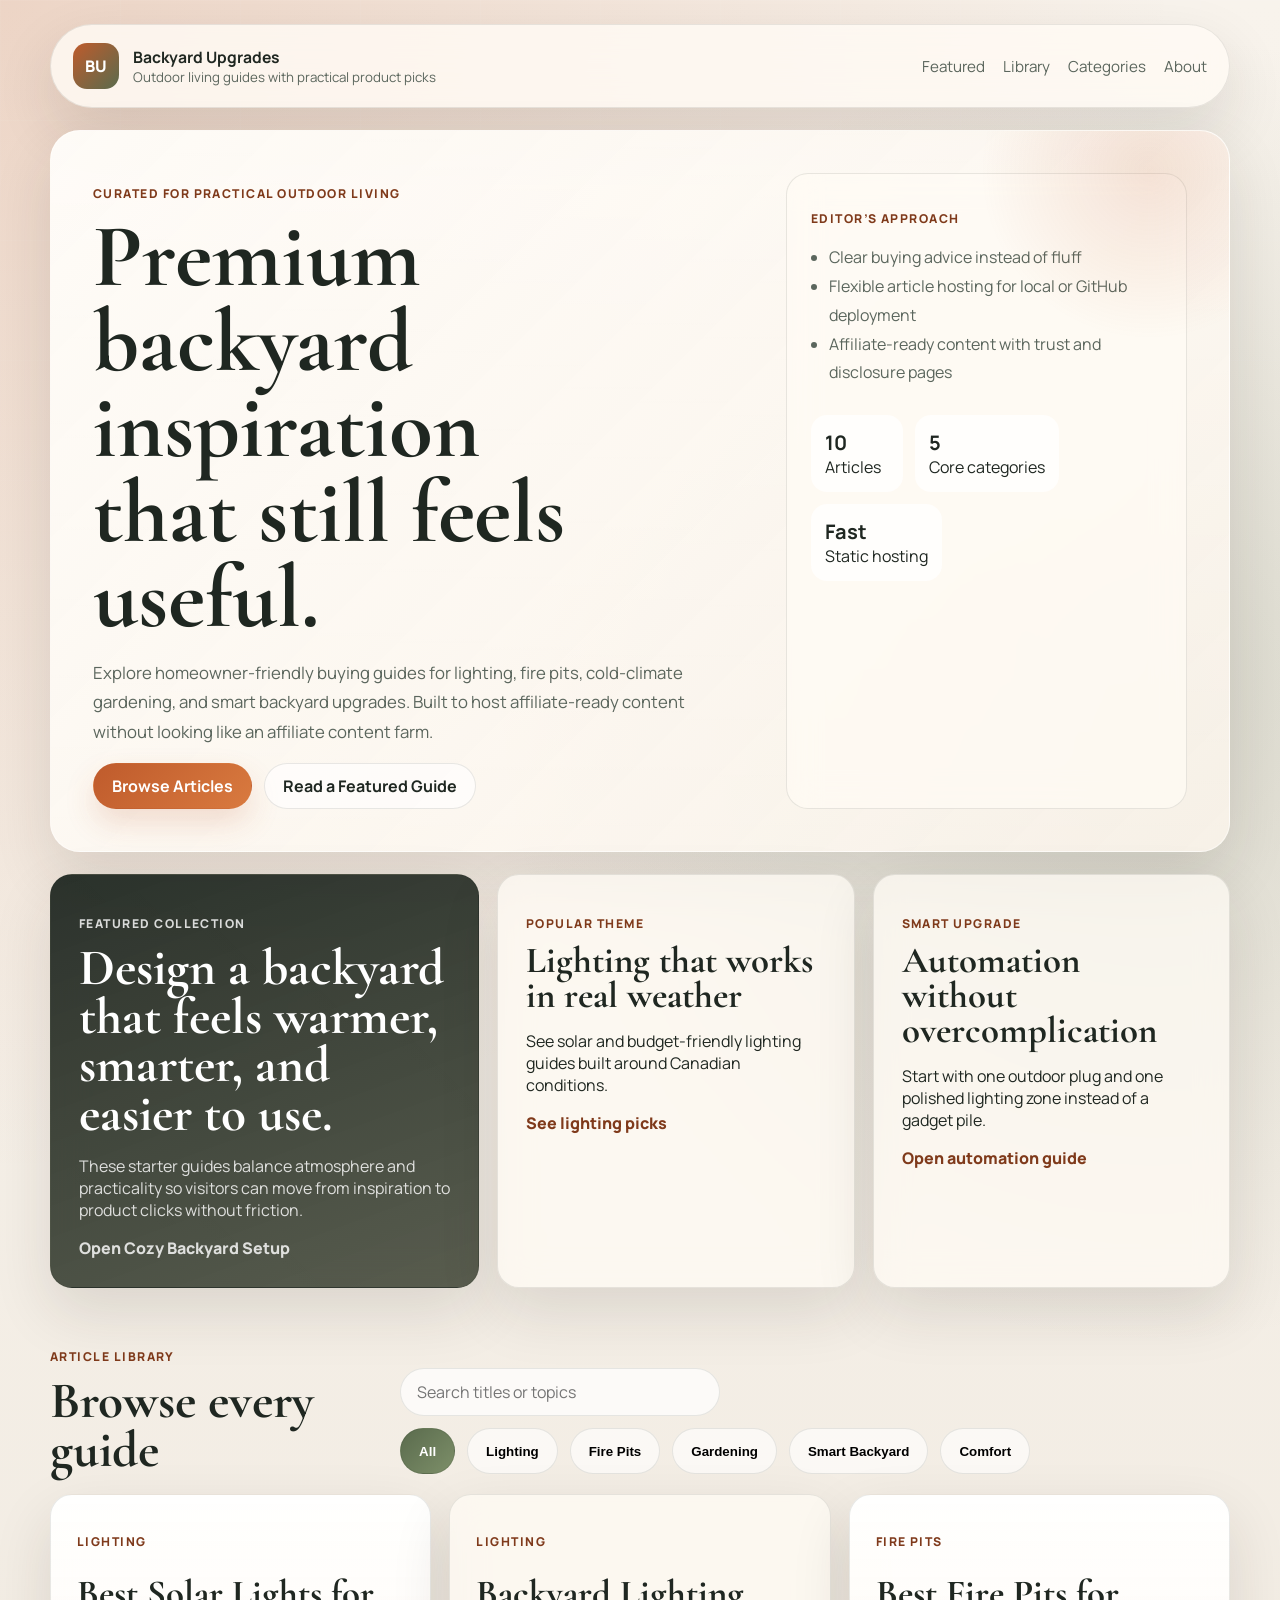
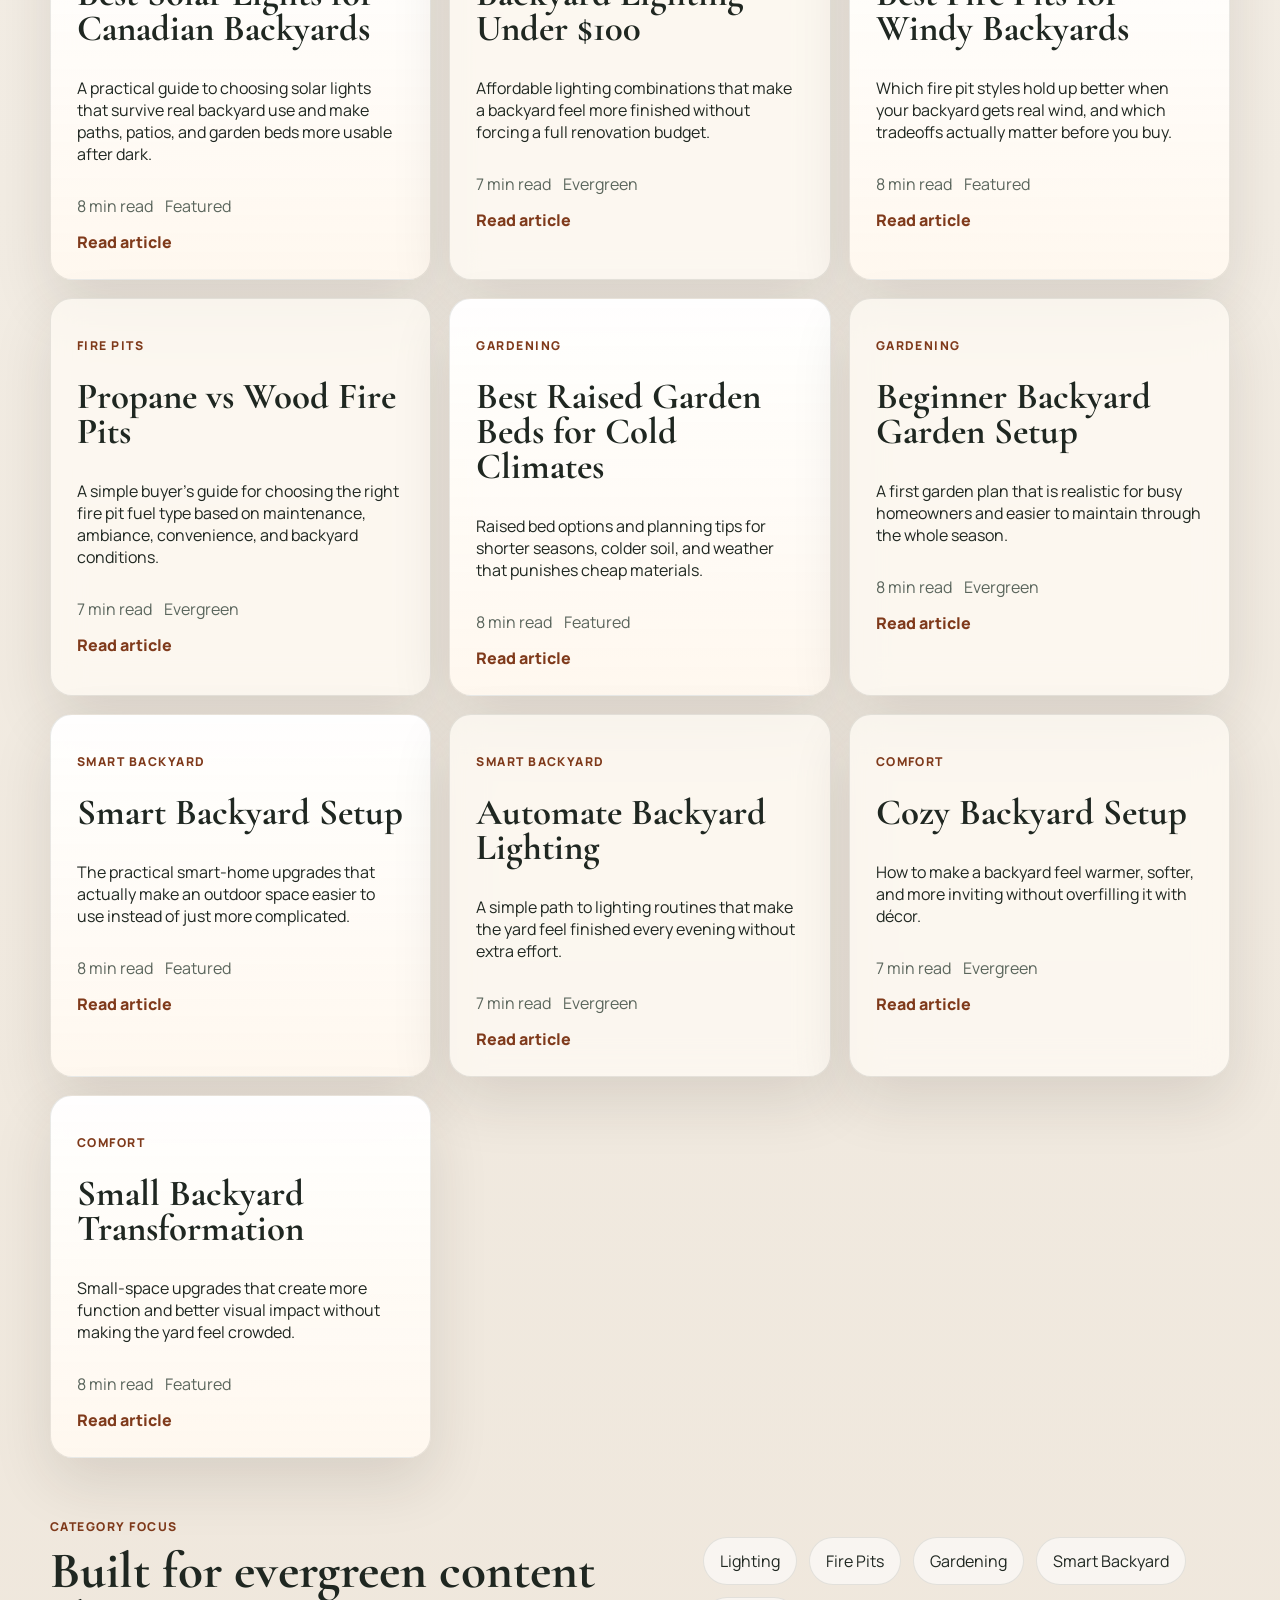
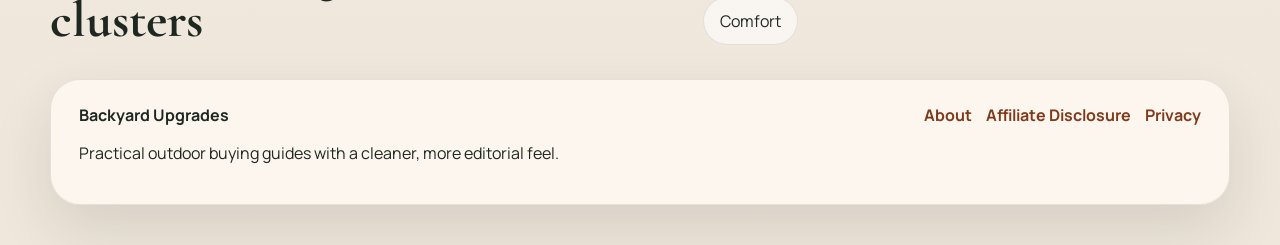
<file: index.html>
<!DOCTYPE html>
<html lang="en">
  <head>
    <meta charset="UTF-8" />
    <meta name="viewport" content="width=device-width, initial-scale=1.0" />
    <title>Backyard Upgrades</title>
    <meta
      http-equiv="refresh"
      content="0; url=./site/"
    />
    <script>
      window.location.replace("./site/");
    </script>
    <style>
      body {
        margin: 0;
        min-height: 100vh;
        display: grid;
        place-items: center;
        font-family: Arial, sans-serif;
        background: #f6efe6;
        color: #1f2721;
      }

      main {
        padding: 24px;
        text-align: center;
      }

      a {
        color: #7f3a1b;
      }
    </style>
  </head>
  <body>
    <main>
      <h1>Backyard Upgrades</h1>
      <p>Redirecting to the live site.</p>
      <p><a href="./site/">Open the site</a></p>
    </main>
  </body>
</html>
</file>
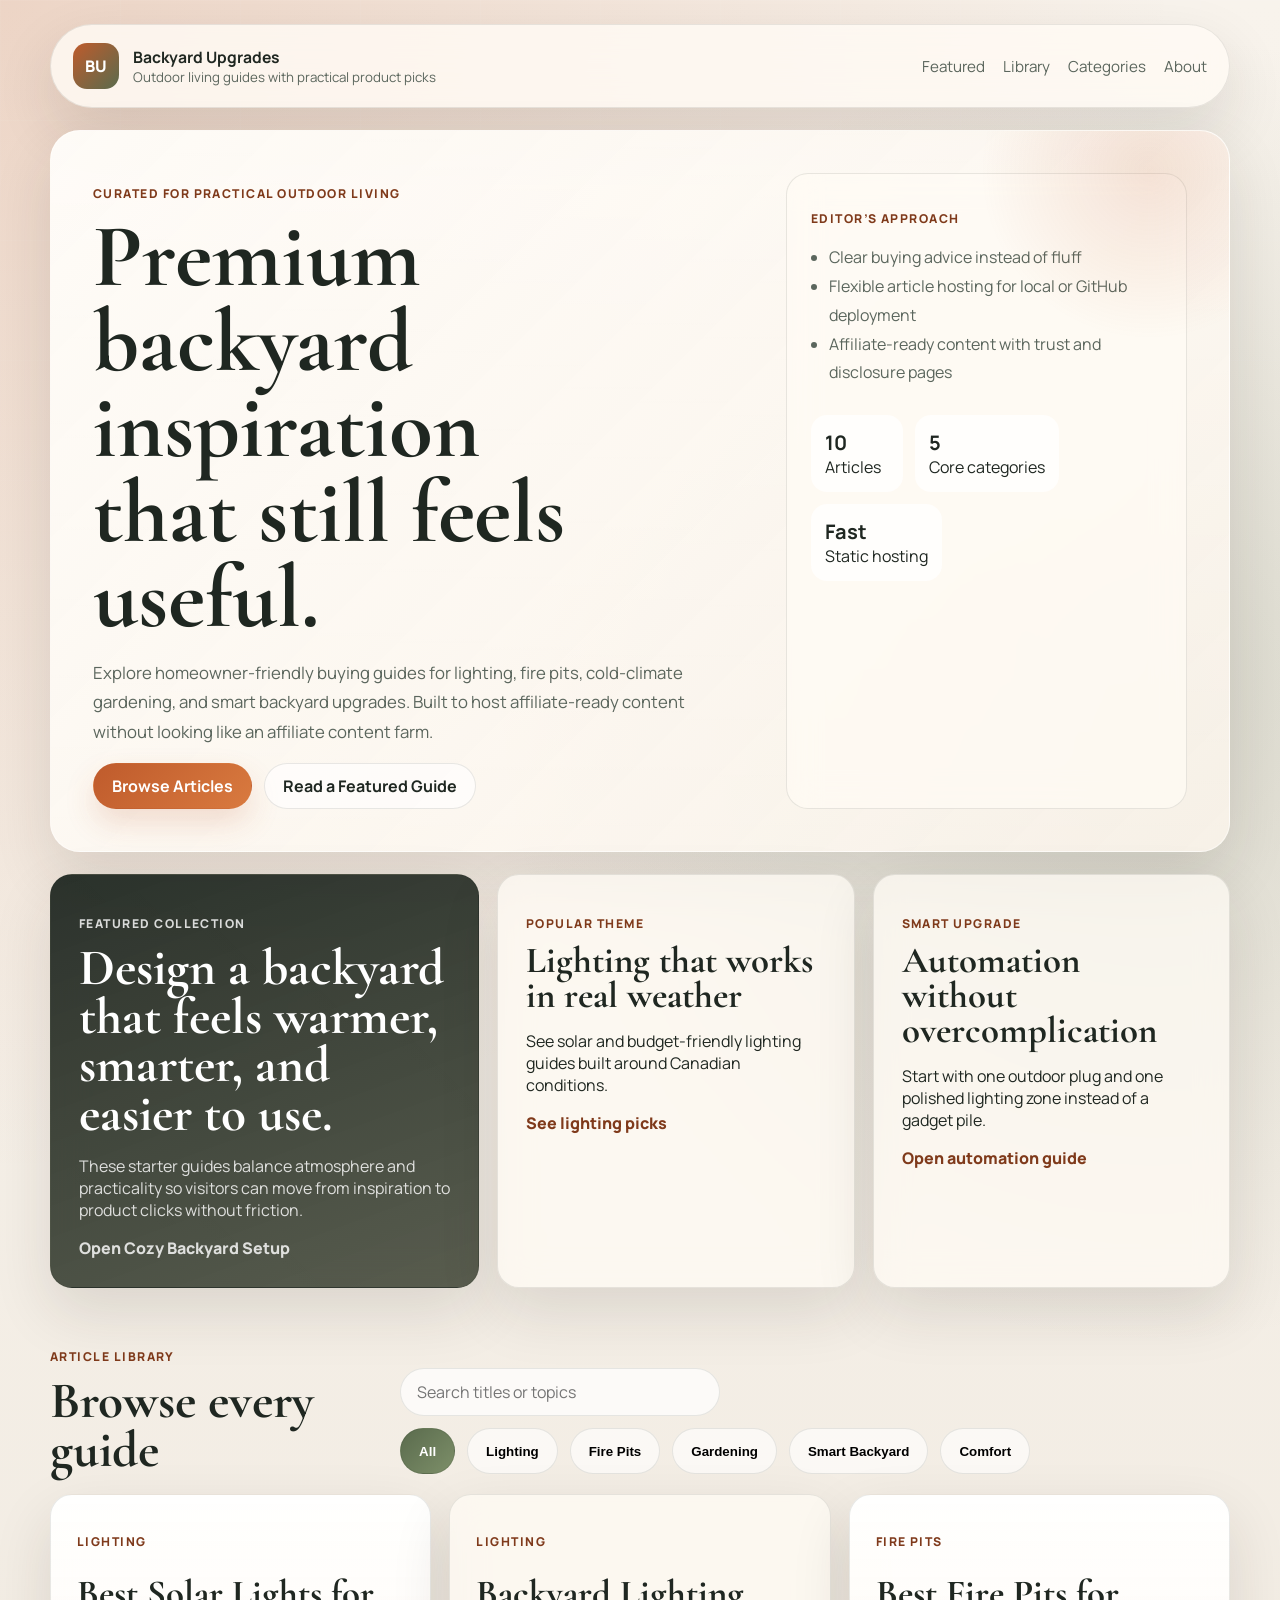
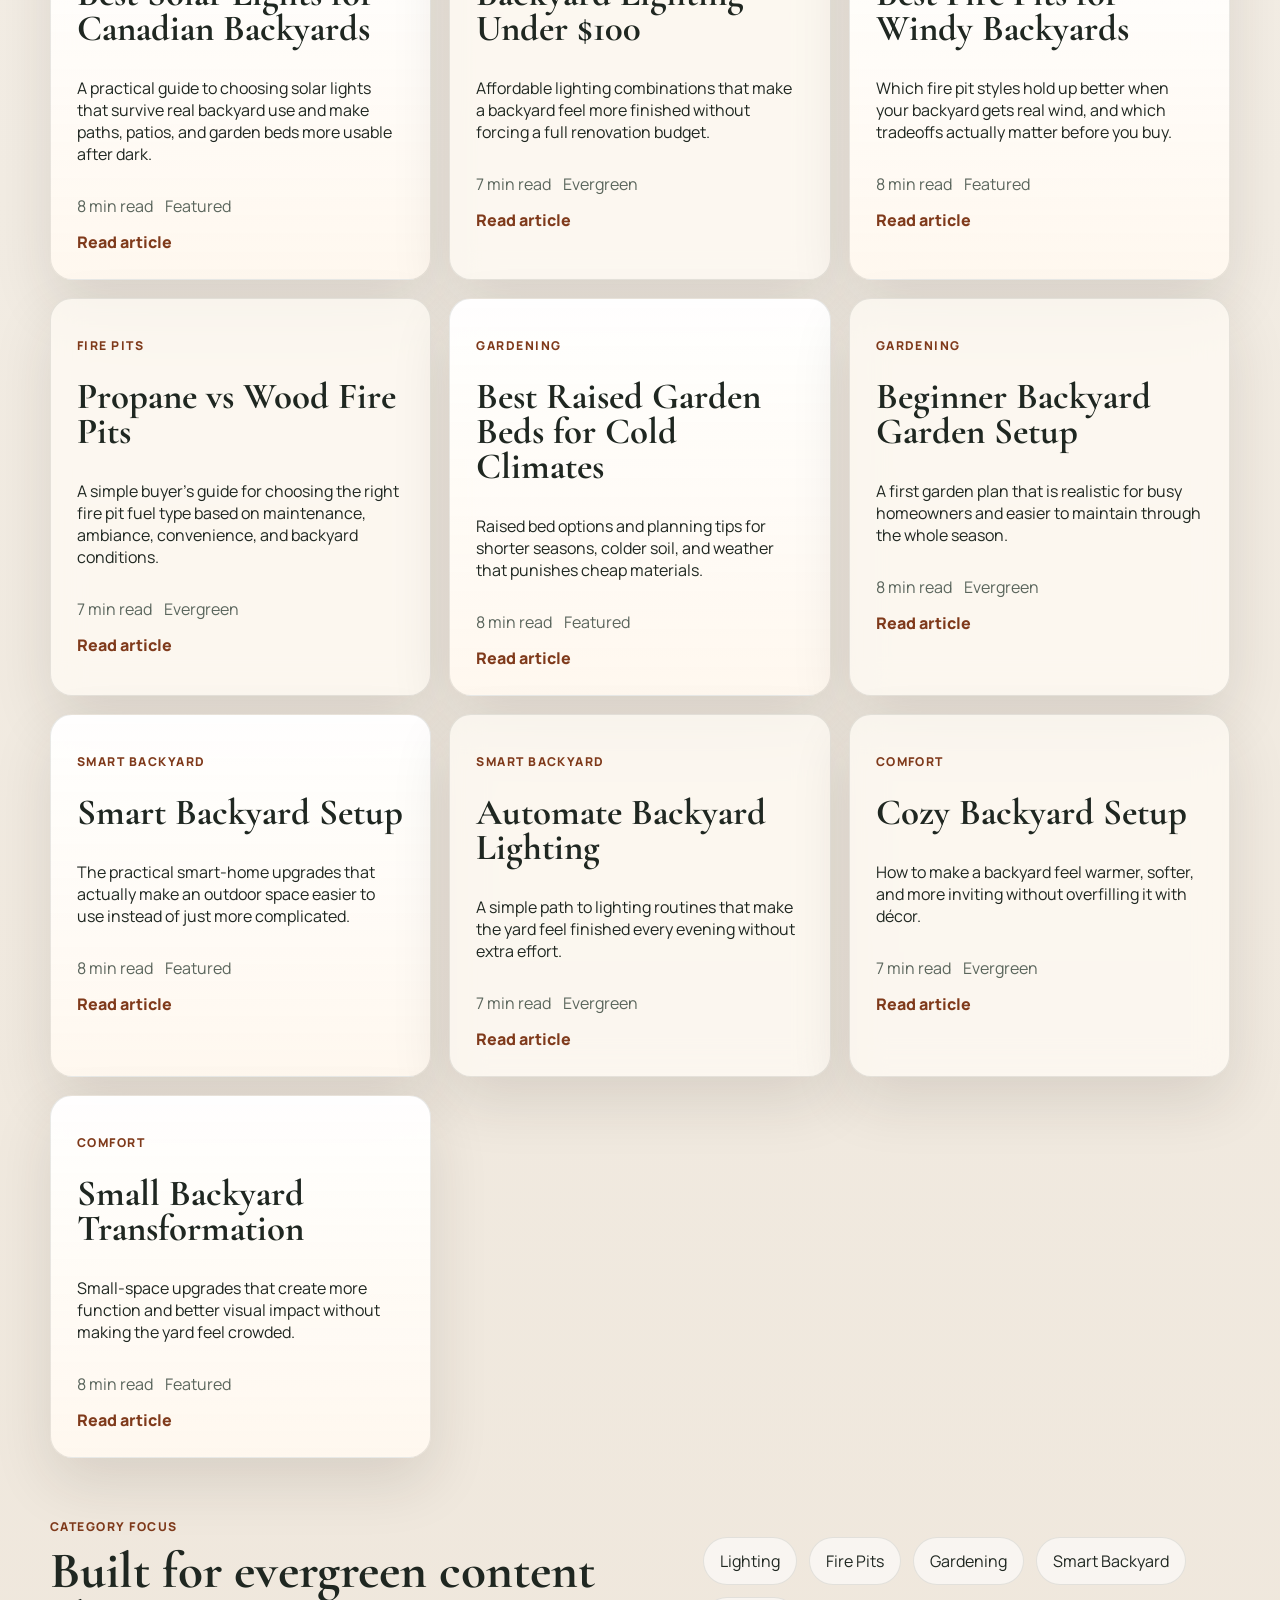
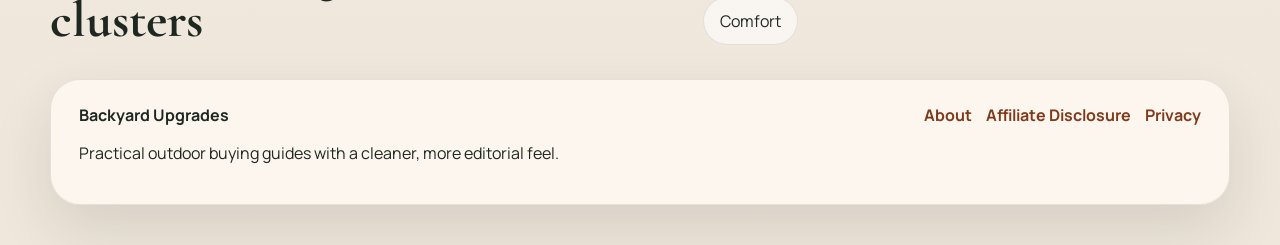
<file: site/index.html>
<!DOCTYPE html>
<html lang="en">
  <head>
    <meta charset="UTF-8" />
    <meta name="viewport" content="width=device-width, initial-scale=1.0" />
    <title>Backyard Upgrades</title>
    <meta
      name="description"
      content="Premium backyard upgrade guides covering lighting, fire pits, garden setups, and smart outdoor projects."
    />
    <meta property="og:title" content="Backyard Upgrades" />
    <meta
      property="og:description"
      content="Premium backyard upgrade guides covering lighting, fire pits, garden setups, and smart outdoor projects."
    />
    <meta property="og:url" content="https://ashleysnl.github.io/BackyardUpgrades/site/" />
    <meta property="og:type" content="website" />
    <link rel="canonical" href="https://ashleysnl.github.io/BackyardUpgrades/site/" />
    <link rel="preconnect" href="https://fonts.googleapis.com" />
    <link rel="preconnect" href="https://fonts.gstatic.com" crossorigin />
    <link
      href="https://fonts.googleapis.com/css2?family=Manrope:wght@400;500;600;700;800&family=Cormorant+Garamond:wght@500;600;700&display=swap"
      rel="stylesheet"
    />
    <link rel="stylesheet" href="./assets/styles.css" />
  </head>
  <body>
    <div class="site-shell">
      <header class="topbar">
        <a class="brand" href="./index.html">
          <span class="brand-mark">BU</span>
          <span class="brand-copy">
            <strong>Backyard Upgrades</strong>
            <small>Outdoor living guides with practical product picks</small>
          </span>
        </a>
        <nav class="nav-links">
          <a href="#featured">Featured</a>
          <a href="#library">Library</a>
          <a href="#categories">Categories</a>
          <a href="./about.html">About</a>
        </nav>
      </header>

      <main>
        <section class="hero">
          <div class="hero-copy">
            <p class="eyebrow">Curated for practical outdoor living</p>
            <h1>Premium backyard inspiration that still feels useful.</h1>
            <p class="hero-text">
              Explore homeowner-friendly buying guides for lighting, fire pits,
              cold-climate gardening, and smart backyard upgrades. Built to host
              affiliate-ready content without looking like an affiliate content
              farm.
            </p>
            <div class="hero-actions">
              <a class="button primary" href="#library">Browse Articles</a>
              <a class="button secondary" href="./article.html?slug=smart-backyard-setup">Read a Featured Guide</a>
            </div>
          </div>
          <aside class="hero-panel">
            <p class="panel-label">Editor’s approach</p>
            <ul class="panel-list">
              <li>Clear buying advice instead of fluff</li>
              <li>Flexible article hosting for local or GitHub deployment</li>
              <li>Affiliate-ready content with trust and disclosure pages</li>
            </ul>
            <div class="hero-stats">
              <div>
                <strong id="article-count">10</strong>
                <span>Articles</span>
              </div>
              <div>
                <strong>5</strong>
                <span>Core categories</span>
              </div>
              <div>
                <strong>Fast</strong>
                <span>Static hosting</span>
              </div>
            </div>
          </aside>
        </section>

        <section class="featured-grid" id="featured">
          <article class="featured-card featured-large">
            <p class="card-tag">Featured Collection</p>
            <h2>Design a backyard that feels warmer, smarter, and easier to use.</h2>
            <p>
              These starter guides balance atmosphere and practicality so visitors
              can move from inspiration to product clicks without friction.
            </p>
            <a class="text-link" href="./article.html?slug=cozy-backyard-setup">Open Cozy Backyard Setup</a>
          </article>
          <article class="featured-card">
            <p class="card-tag">Popular Theme</p>
            <h3>Lighting that works in real weather</h3>
            <p>See solar and budget-friendly lighting guides built around Canadian conditions.</p>
            <a class="text-link" href="./article.html?slug=best-solar-lights-canada">See lighting picks</a>
          </article>
          <article class="featured-card">
            <p class="card-tag">Smart Upgrade</p>
            <h3>Automation without overcomplication</h3>
            <p>Start with one outdoor plug and one polished lighting zone instead of a gadget pile.</p>
            <a class="text-link" href="./article.html?slug=automate-backyard-lighting">Open automation guide</a>
          </article>
        </section>

        <section class="library-header" id="library">
          <div>
            <p class="eyebrow">Article library</p>
            <h2>Browse every guide</h2>
          </div>
          <div class="controls">
            <label class="search">
              <span class="sr-only">Search articles</span>
              <input id="search-input" type="search" placeholder="Search titles or topics" />
            </label>
            <div class="filter-row" id="filter-row"></div>
          </div>
        </section>

        <section class="article-grid" id="article-grid"></section>

        <section class="category-band" id="categories">
          <div>
            <p class="eyebrow">Category focus</p>
            <h2>Built for evergreen content clusters</h2>
          </div>
          <div class="category-chips">
            <span>Lighting</span>
            <span>Fire Pits</span>
            <span>Gardening</span>
            <span>Smart Backyard</span>
            <span>Comfort</span>
          </div>
        </section>
      </main>

      <footer class="site-footer">
        <div>
          <strong>Backyard Upgrades</strong>
          <p>Practical outdoor buying guides with a cleaner, more editorial feel.</p>
        </div>
        <nav class="footer-links">
          <a href="./about.html">About</a>
          <a href="./affiliate-disclosure.html">Affiliate Disclosure</a>
          <a href="./privacy.html">Privacy</a>
        </nav>
      </footer>
    </div>

    <script type="module" src="./assets/app.js"></script>
  </body>
</html>
</file>
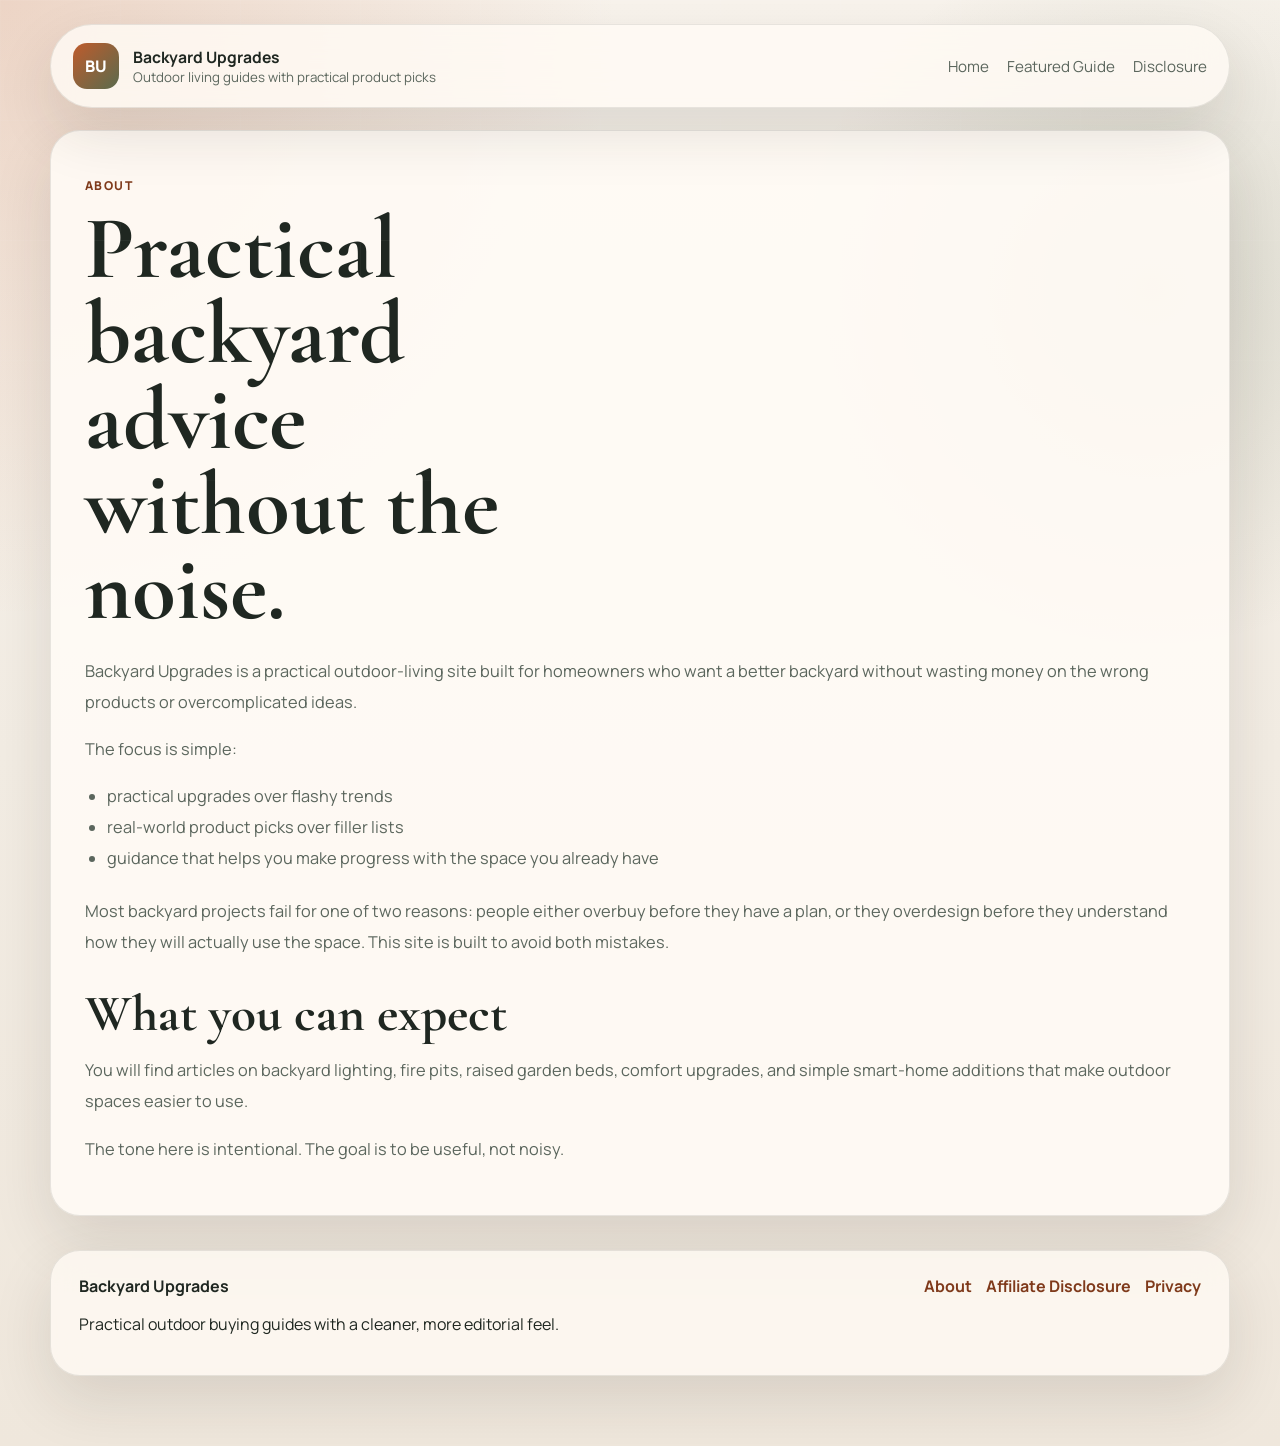
<file: site/about.html>
<!DOCTYPE html>
<html lang="en">
  <head>
    <meta charset="UTF-8" />
    <meta name="viewport" content="width=device-width, initial-scale=1.0" />
    <title>About | Backyard Upgrades</title>
    <meta
      name="description"
      content="Learn what Backyard Upgrades is about and how the site approaches practical outdoor living advice."
    />
    <link rel="canonical" href="https://ashleysnl.github.io/BackyardUpgrades/site/about.html" />
    <meta property="og:url" content="https://ashleysnl.github.io/BackyardUpgrades/site/about.html" />
    <link rel="preconnect" href="https://fonts.googleapis.com" />
    <link rel="preconnect" href="https://fonts.gstatic.com" crossorigin />
    <link
      href="https://fonts.googleapis.com/css2?family=Manrope:wght@400;500;600;700;800&family=Cormorant+Garamond:wght@500;600;700&display=swap"
      rel="stylesheet"
    />
    <link rel="stylesheet" href="./assets/styles.css" />
  </head>
  <body>
    <div class="site-shell article-shell">
      <header class="topbar">
        <a class="brand" href="./index.html">
          <span class="brand-mark">BU</span>
          <span class="brand-copy">
            <strong>Backyard Upgrades</strong>
            <small>Outdoor living guides with practical product picks</small>
          </span>
        </a>
        <nav class="nav-links">
          <a href="./index.html">Home</a>
          <a href="./article.html?slug=smart-backyard-setup">Featured Guide</a>
          <a href="./affiliate-disclosure.html">Disclosure</a>
        </nav>
      </header>

      <main class="page-main">
        <section class="page-hero">
          <p class="eyebrow">About</p>
          <h1>Practical backyard advice without the noise.</h1>
        </section>
        <div class="prose">
          <p>Backyard Upgrades is a practical outdoor-living site built for homeowners who want a better backyard without wasting money on the wrong products or overcomplicated ideas.</p>
          <p>The focus is simple:</p>
          <ul>
            <li>practical upgrades over flashy trends</li>
            <li>real-world product picks over filler lists</li>
            <li>guidance that helps you make progress with the space you already have</li>
          </ul>
          <p>Most backyard projects fail for one of two reasons: people either overbuy before they have a plan, or they overdesign before they understand how they will actually use the space. This site is built to avoid both mistakes.</p>
          <h2>What you can expect</h2>
          <p>You will find articles on backyard lighting, fire pits, raised garden beds, comfort upgrades, and simple smart-home additions that make outdoor spaces easier to use.</p>
          <p>The tone here is intentional. The goal is to be useful, not noisy.</p>
        </div>
      </main>

      <footer class="site-footer">
        <div>
          <strong>Backyard Upgrades</strong>
          <p>Practical outdoor buying guides with a cleaner, more editorial feel.</p>
        </div>
        <nav class="footer-links">
          <a href="./about.html">About</a>
          <a href="./affiliate-disclosure.html">Affiliate Disclosure</a>
          <a href="./privacy.html">Privacy</a>
        </nav>
      </footer>
    </div>
  </body>
</html>
</file>
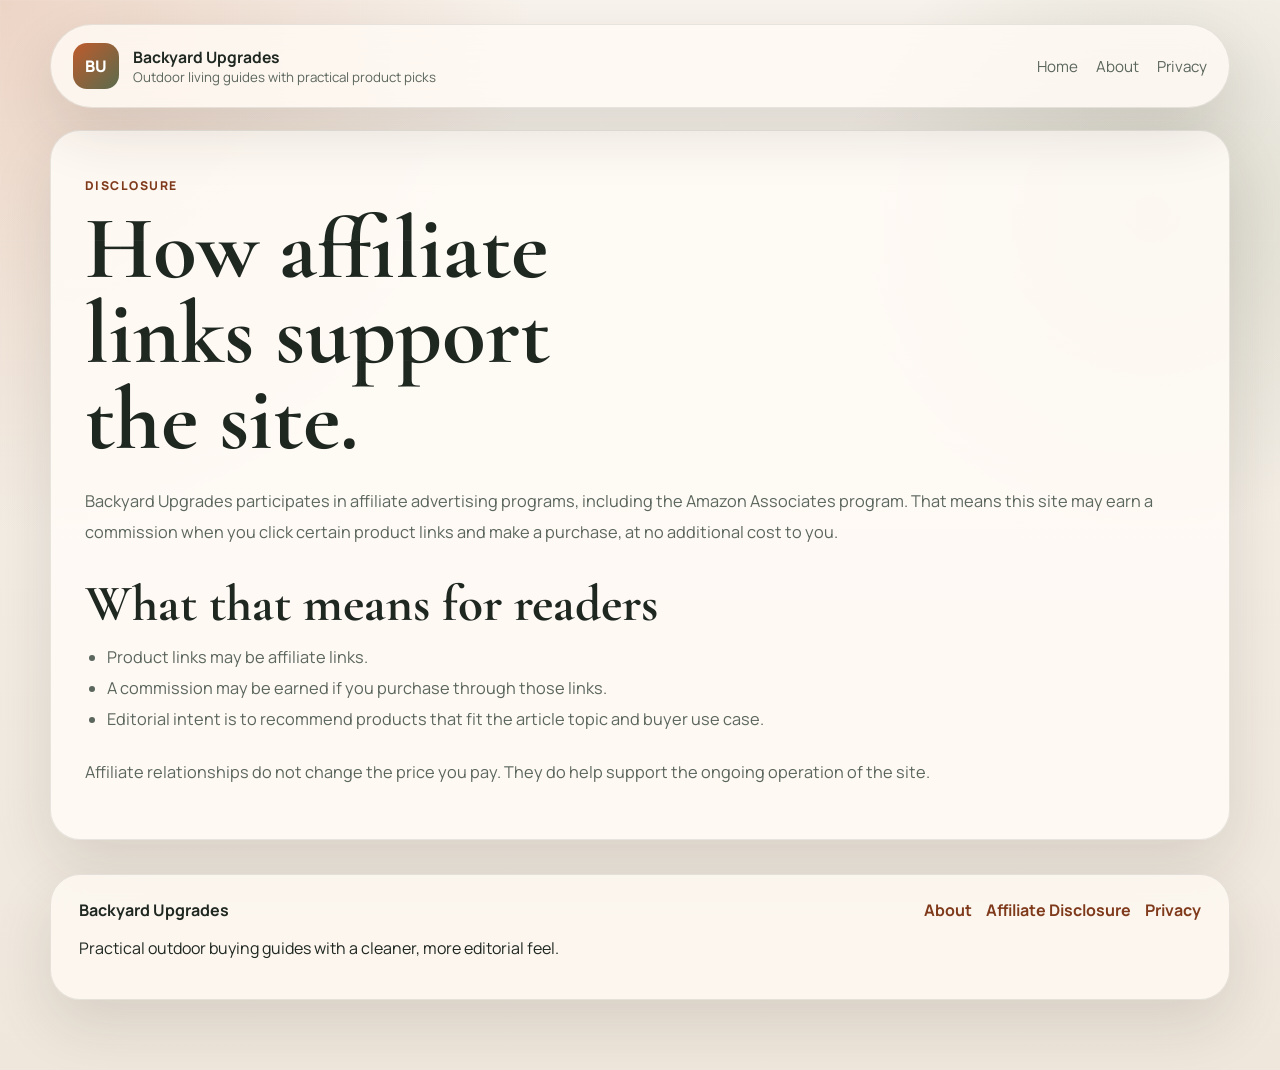
<file: site/affiliate-disclosure.html>
<!DOCTYPE html>
<html lang="en">
  <head>
    <meta charset="UTF-8" />
    <meta name="viewport" content="width=device-width, initial-scale=1.0" />
    <title>Affiliate Disclosure | Backyard Upgrades</title>
    <meta
      name="description"
      content="Read the affiliate disclosure for Backyard Upgrades and how affiliate links support the site."
    />
    <link rel="canonical" href="https://ashleysnl.github.io/BackyardUpgrades/site/affiliate-disclosure.html" />
    <meta property="og:url" content="https://ashleysnl.github.io/BackyardUpgrades/site/affiliate-disclosure.html" />
    <link rel="preconnect" href="https://fonts.googleapis.com" />
    <link rel="preconnect" href="https://fonts.gstatic.com" crossorigin />
    <link
      href="https://fonts.googleapis.com/css2?family=Manrope:wght@400;500;600;700;800&family=Cormorant+Garamond:wght@500;600;700&display=swap"
      rel="stylesheet"
    />
    <link rel="stylesheet" href="./assets/styles.css" />
  </head>
  <body>
    <div class="site-shell article-shell">
      <header class="topbar">
        <a class="brand" href="./index.html">
          <span class="brand-mark">BU</span>
          <span class="brand-copy">
            <strong>Backyard Upgrades</strong>
            <small>Outdoor living guides with practical product picks</small>
          </span>
        </a>
        <nav class="nav-links">
          <a href="./index.html">Home</a>
          <a href="./about.html">About</a>
          <a href="./privacy.html">Privacy</a>
        </nav>
      </header>

      <main class="page-main">
        <section class="page-hero">
          <p class="eyebrow">Disclosure</p>
          <h1>How affiliate links support the site.</h1>
        </section>
        <div class="prose">
          <p>Backyard Upgrades participates in affiliate advertising programs, including the Amazon Associates program. That means this site may earn a commission when you click certain product links and make a purchase, at no additional cost to you.</p>
          <h2>What that means for readers</h2>
          <ul>
            <li>Product links may be affiliate links.</li>
            <li>A commission may be earned if you purchase through those links.</li>
            <li>Editorial intent is to recommend products that fit the article topic and buyer use case.</li>
          </ul>
          <p>Affiliate relationships do not change the price you pay. They do help support the ongoing operation of the site.</p>
        </div>
      </main>

      <footer class="site-footer">
        <div>
          <strong>Backyard Upgrades</strong>
          <p>Practical outdoor buying guides with a cleaner, more editorial feel.</p>
        </div>
        <nav class="footer-links">
          <a href="./about.html">About</a>
          <a href="./affiliate-disclosure.html">Affiliate Disclosure</a>
          <a href="./privacy.html">Privacy</a>
        </nav>
      </footer>
    </div>
  </body>
</html>
</file>
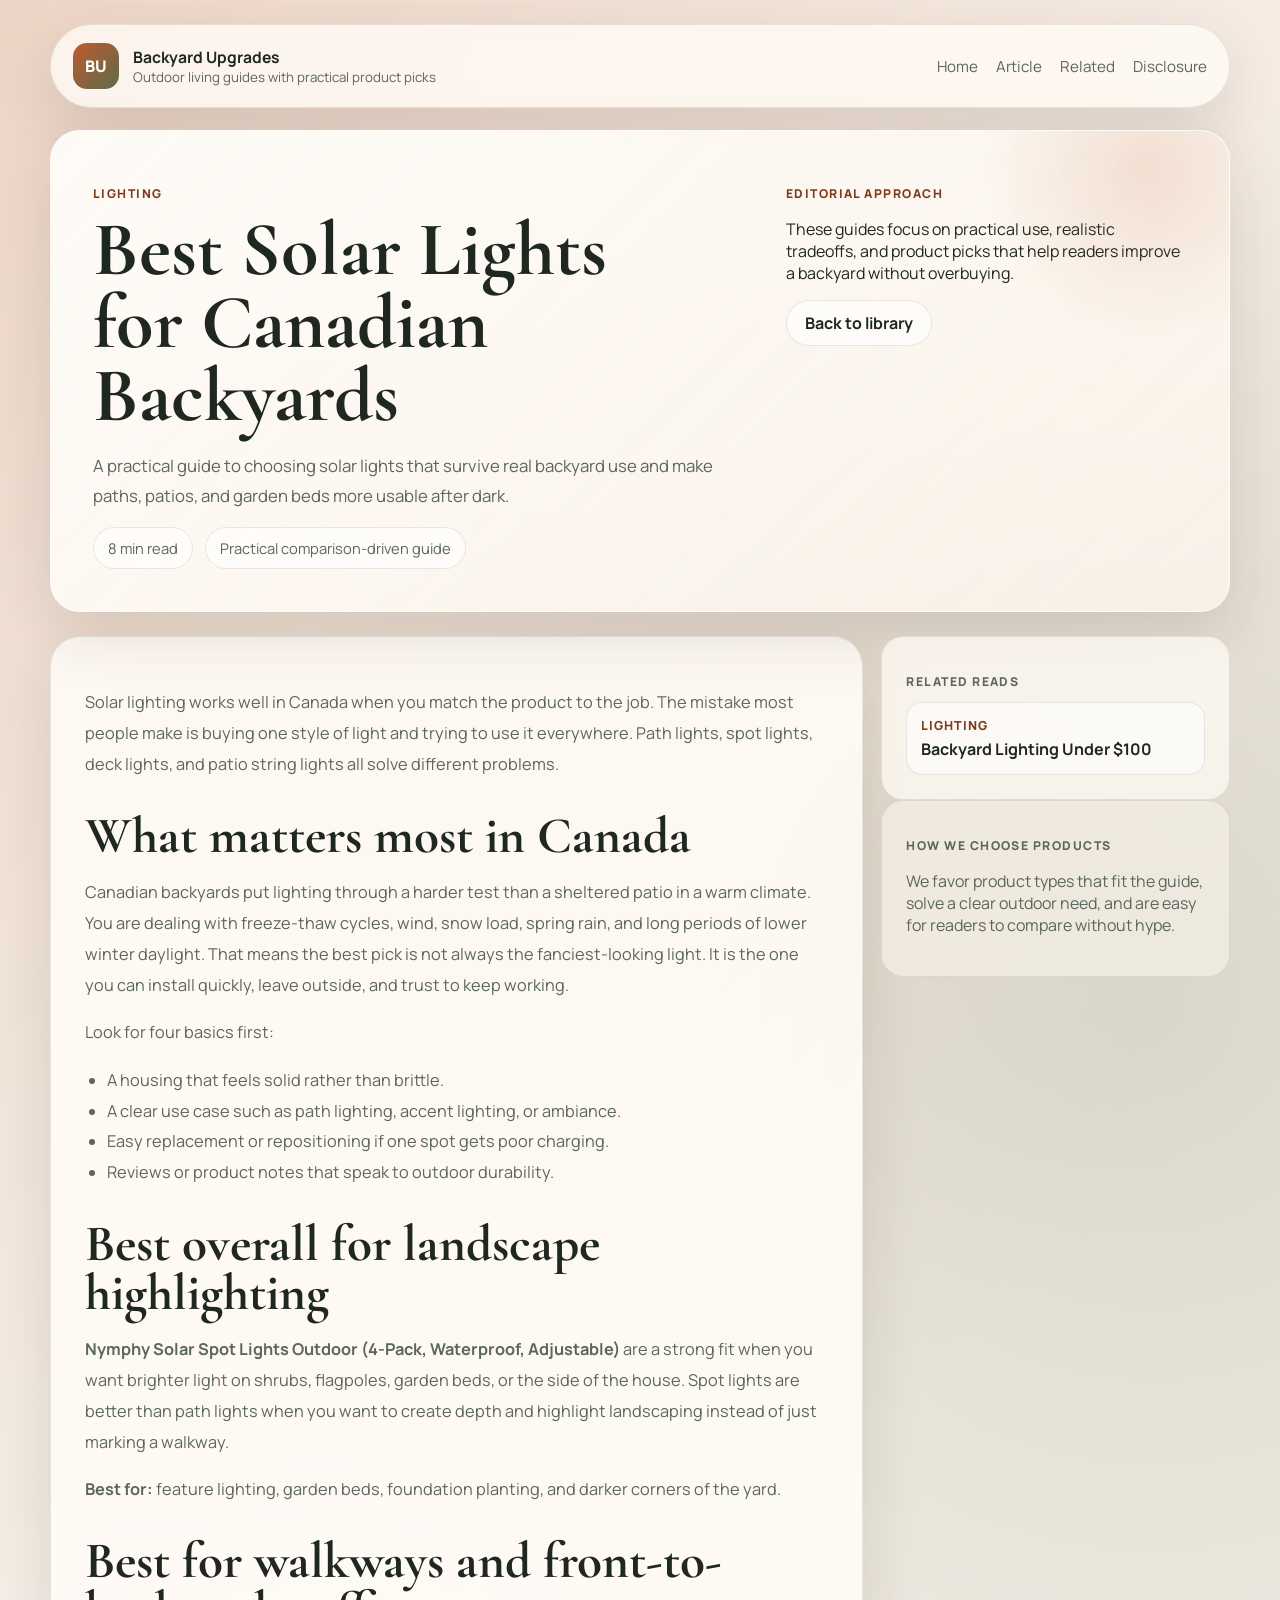
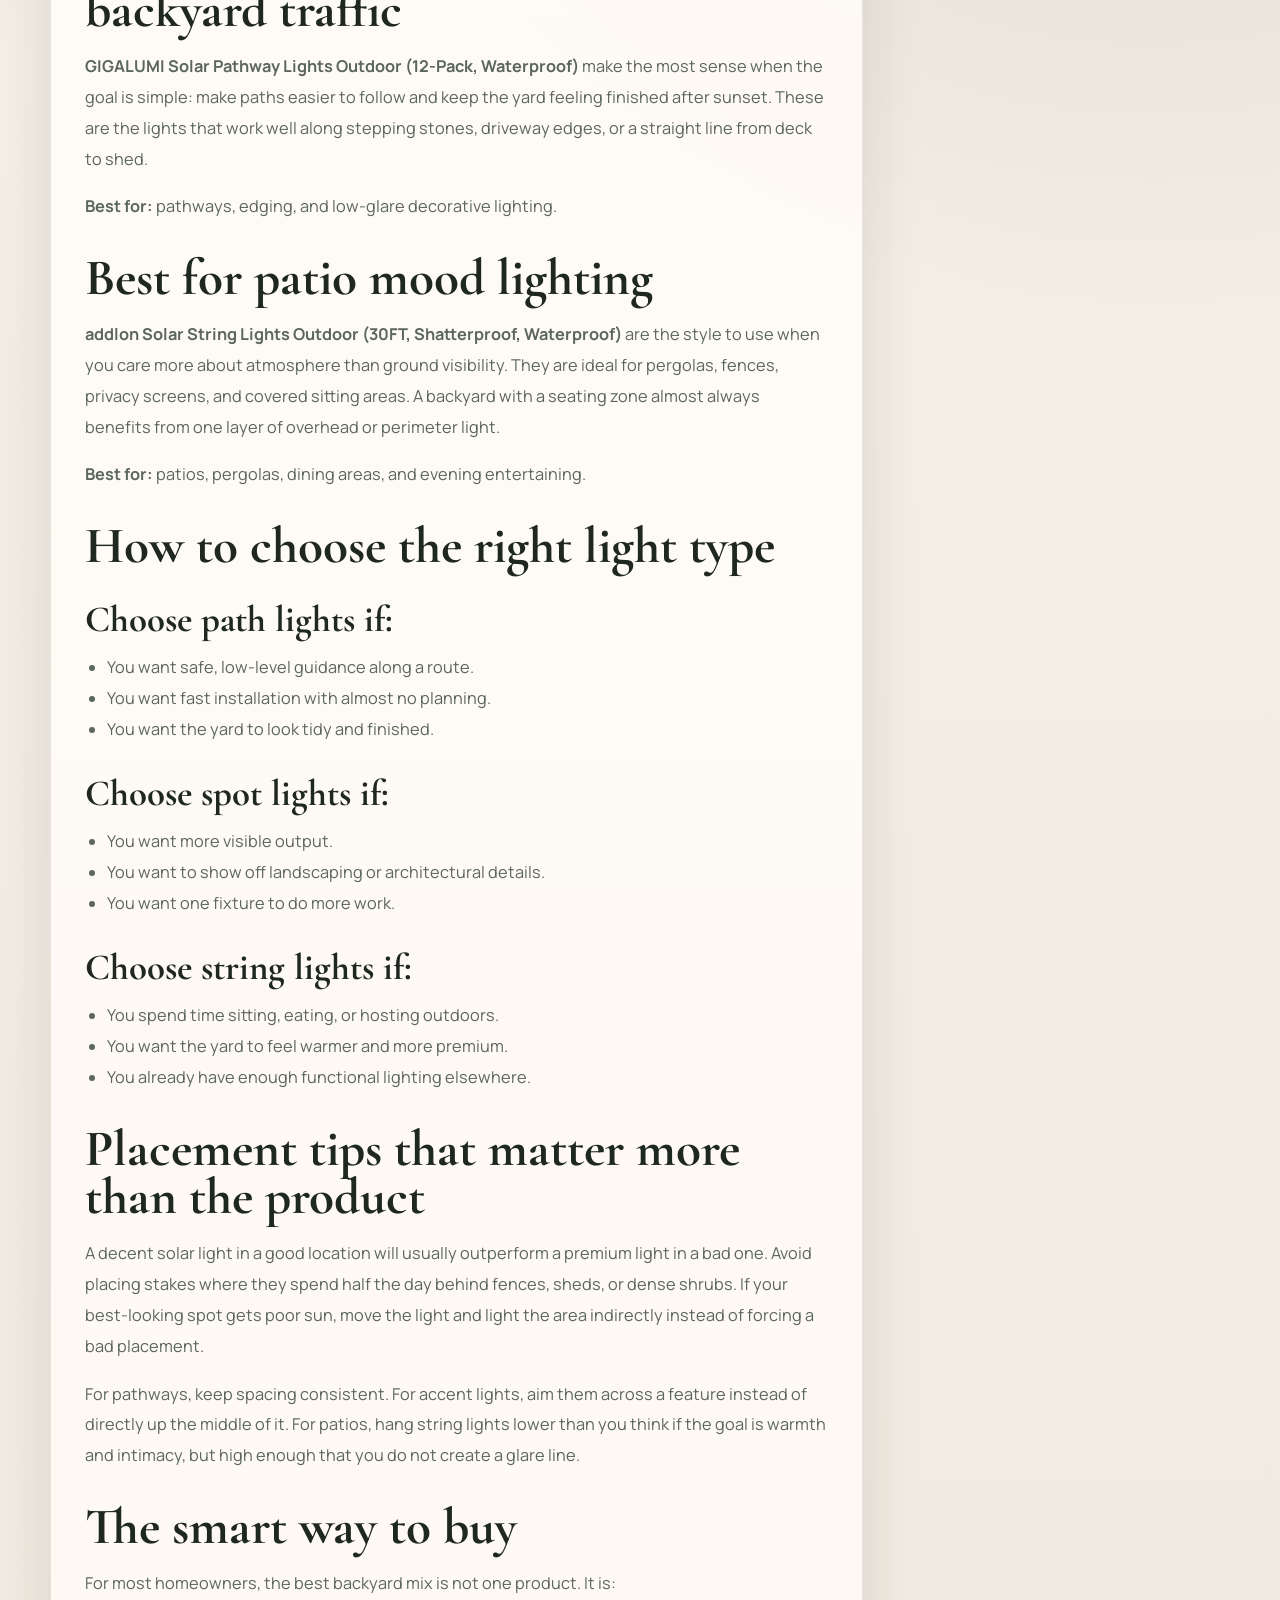
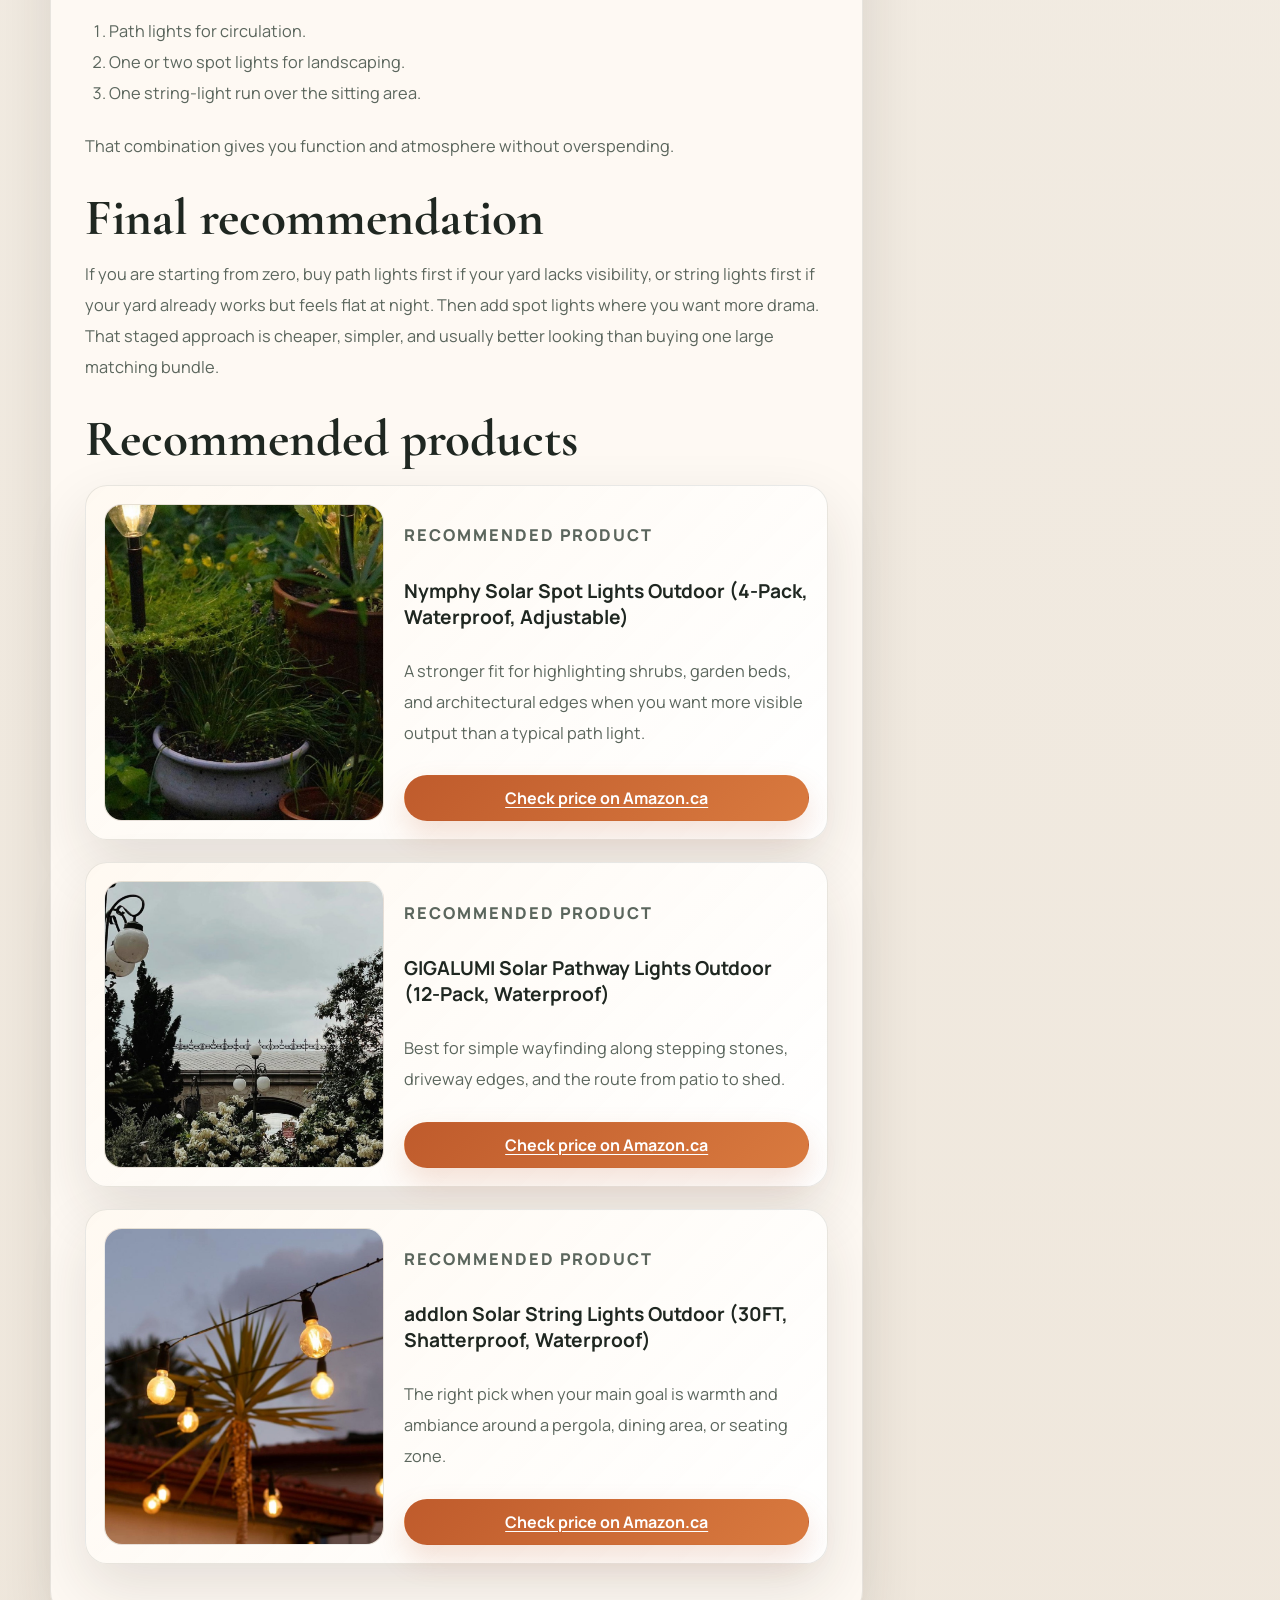
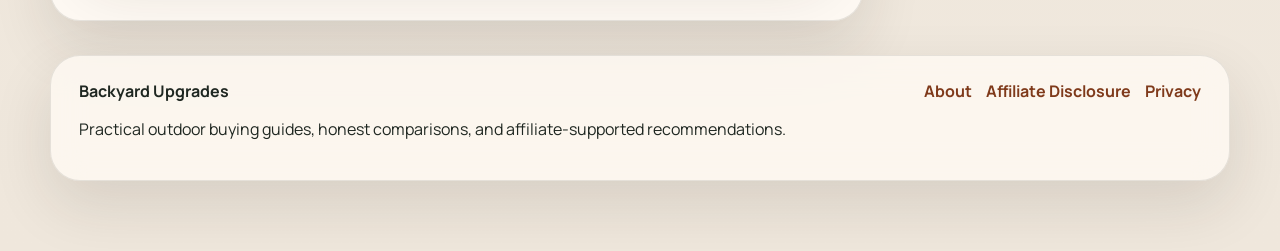
<file: site/article.html>
<!DOCTYPE html>
<html lang="en">
  <head>
    <meta charset="UTF-8" />
    <meta name="viewport" content="width=device-width, initial-scale=1.0" />
    <title>Backyard Upgrades Article</title>
    <meta
      id="meta-description"
      name="description"
      content="Backyard Upgrades article guide with practical product comparisons and outdoor advice."
    />
    <meta id="meta-og-title" property="og:title" content="Backyard Upgrades Article" />
    <meta
      id="meta-og-description"
      property="og:description"
      content="Backyard Upgrades article guide with practical product comparisons and outdoor advice."
    />
    <meta
      id="meta-og-url"
      property="og:url"
      content="https://ashleysnl.github.io/BackyardUpgrades/site/article.html"
    />
    <meta property="og:type" content="article" />
    <link
      id="canonical-link"
      rel="canonical"
      href="https://ashleysnl.github.io/BackyardUpgrades/site/article.html"
    />
    <link rel="preconnect" href="https://fonts.googleapis.com" />
    <link rel="preconnect" href="https://fonts.gstatic.com" crossorigin />
    <link
      href="https://fonts.googleapis.com/css2?family=Manrope:wght@400;500;600;700;800&family=Cormorant+Garamond:wght@500;600;700&display=swap"
      rel="stylesheet"
    />
    <link rel="stylesheet" href="./assets/styles.css" />
  </head>
  <body>
    <div class="site-shell article-shell">
      <header class="topbar">
        <a class="brand" href="./index.html">
          <span class="brand-mark">BU</span>
          <span class="brand-copy">
            <strong>Backyard Upgrades</strong>
            <small>Outdoor living guides with practical product picks</small>
          </span>
        </a>
        <nav class="nav-links">
          <a href="./index.html">Home</a>
          <a href="#article-body">Article</a>
          <a href="#related-articles">Related</a>
          <a href="./affiliate-disclosure.html">Disclosure</a>
        </nav>
      </header>

      <main>
        <section class="article-hero">
          <div>
            <p class="eyebrow" id="article-category">Guide</p>
            <h1 id="article-title">Loading article...</h1>
            <p class="hero-text" id="article-deck"></p>
            <div class="article-meta">
              <span id="article-readtime"></span>
              <span>Practical comparison-driven guide</span>
            </div>
          </div>
          <aside class="article-hero-card">
            <p class="panel-label">Editorial approach</p>
            <p>
              These guides focus on practical use, realistic tradeoffs, and
              product picks that help readers improve a backyard without
              overbuying.
            </p>
            <a class="button secondary" href="./index.html">Back to library</a>
          </aside>
        </section>

        <section class="article-layout">
          <article class="article-body prose" id="article-body"></article>
          <aside class="article-sidebar">
            <div class="sidebar-card">
              <p class="panel-label">Related reads</p>
              <div id="related-articles" class="related-list"></div>
            </div>
            <div class="sidebar-card muted">
              <p class="panel-label">How we choose products</p>
              <p>
                We favor product types that fit the guide, solve a clear outdoor
                need, and are easy for readers to compare without hype.
              </p>
            </div>
          </aside>
        </section>
      </main>

      <footer class="site-footer">
        <div>
          <strong>Backyard Upgrades</strong>
          <p>Practical outdoor buying guides, honest comparisons, and affiliate-supported recommendations.</p>
        </div>
        <nav class="footer-links">
          <a href="./about.html">About</a>
          <a href="./affiliate-disclosure.html">Affiliate Disclosure</a>
          <a href="./privacy.html">Privacy</a>
        </nav>
      </footer>
    </div>

    <script type="module" src="./assets/article.js"></script>
  </body>
</html>
</file>
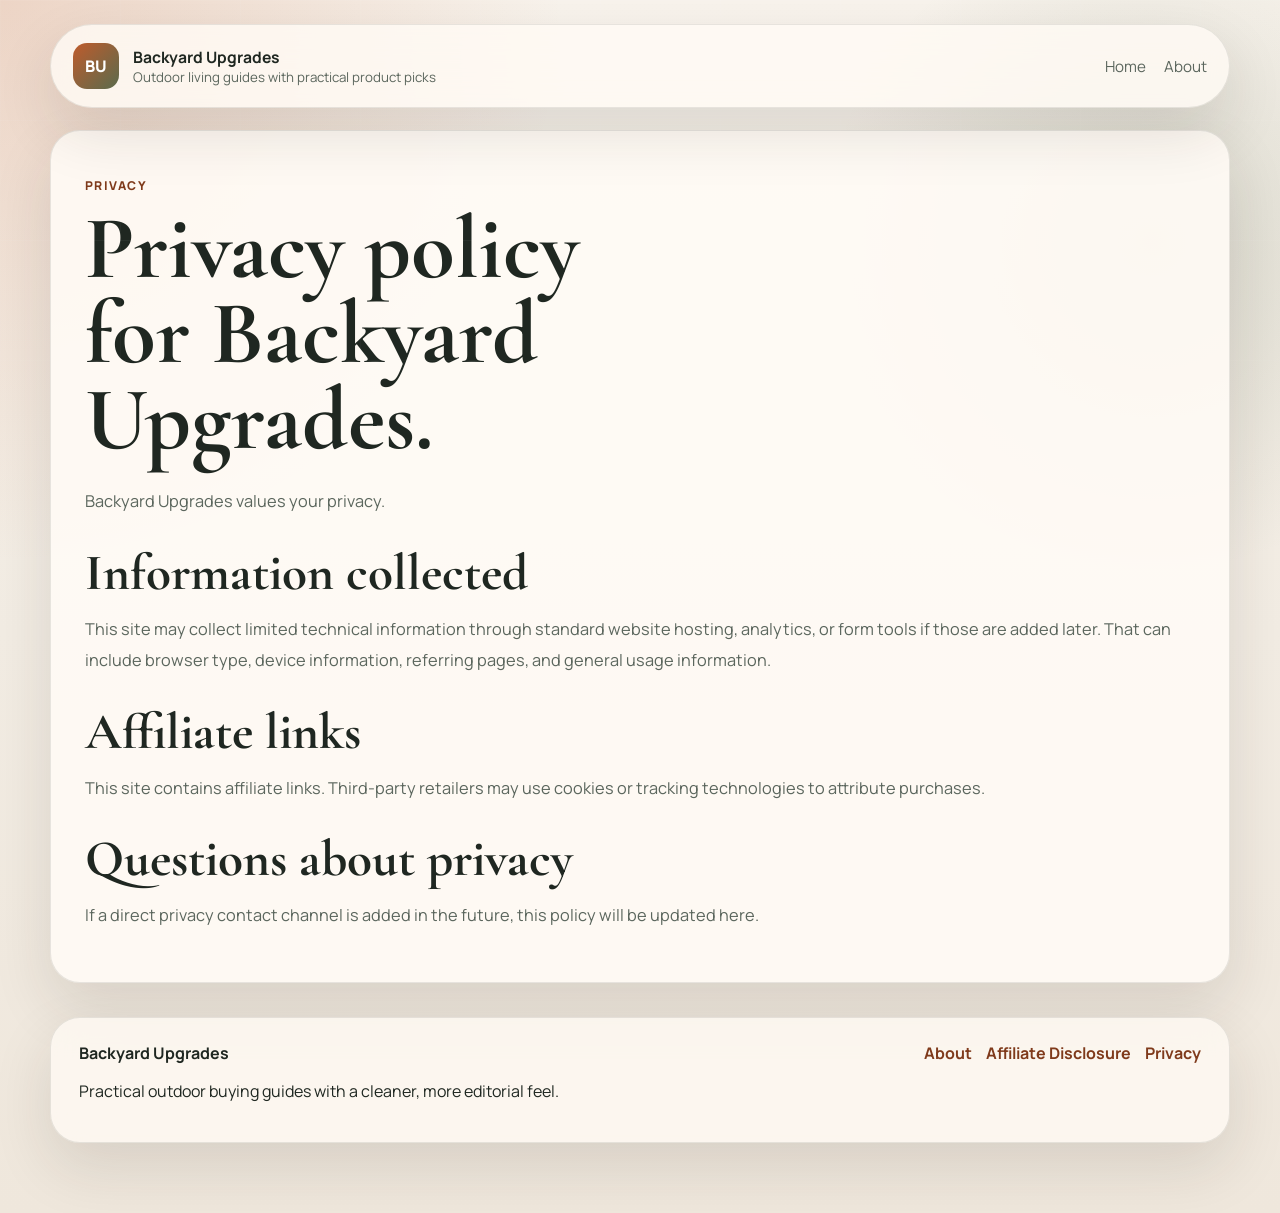
<file: site/privacy.html>
<!DOCTYPE html>
<html lang="en">
  <head>
    <meta charset="UTF-8" />
    <meta name="viewport" content="width=device-width, initial-scale=1.0" />
    <title>Privacy Policy | Backyard Upgrades</title>
    <meta
      name="description"
      content="Review the privacy policy for Backyard Upgrades."
    />
    <link rel="canonical" href="https://ashleysnl.github.io/BackyardUpgrades/site/privacy.html" />
    <meta property="og:url" content="https://ashleysnl.github.io/BackyardUpgrades/site/privacy.html" />
    <link rel="preconnect" href="https://fonts.googleapis.com" />
    <link rel="preconnect" href="https://fonts.gstatic.com" crossorigin />
    <link
      href="https://fonts.googleapis.com/css2?family=Manrope:wght@400;500;600;700;800&family=Cormorant+Garamond:wght@500;600;700&display=swap"
      rel="stylesheet"
    />
    <link rel="stylesheet" href="./assets/styles.css" />
  </head>
  <body>
    <div class="site-shell article-shell">
      <header class="topbar">
        <a class="brand" href="./index.html">
          <span class="brand-mark">BU</span>
          <span class="brand-copy">
            <strong>Backyard Upgrades</strong>
            <small>Outdoor living guides with practical product picks</small>
          </span>
        </a>
        <nav class="nav-links">
          <a href="./index.html">Home</a>
          <a href="./about.html">About</a>
        </nav>
      </header>

      <main class="page-main">
        <section class="page-hero">
          <p class="eyebrow">Privacy</p>
          <h1>Privacy policy for Backyard Upgrades.</h1>
        </section>
        <div class="prose">
          <p>Backyard Upgrades values your privacy.</p>
          <h2>Information collected</h2>
          <p>This site may collect limited technical information through standard website hosting, analytics, or form tools if those are added later. That can include browser type, device information, referring pages, and general usage information.</p>
          <h2>Affiliate links</h2>
          <p>This site contains affiliate links. Third-party retailers may use cookies or tracking technologies to attribute purchases.</p>
          <h2>Questions about privacy</h2>
          <p>If a direct privacy contact channel is added in the future, this policy will be updated here.</p>
        </div>
      </main>

      <footer class="site-footer">
        <div>
          <strong>Backyard Upgrades</strong>
          <p>Practical outdoor buying guides with a cleaner, more editorial feel.</p>
        </div>
        <nav class="footer-links">
          <a href="./about.html">About</a>
          <a href="./affiliate-disclosure.html">Affiliate Disclosure</a>
          <a href="./privacy.html">Privacy</a>
        </nav>
      </footer>
    </div>
  </body>
</html>
</file>
<file: site/assets/styles.css>
:root {
  --bg: #f4efe7;
  --bg-elevated: rgba(255, 251, 245, 0.74);
  --surface: #fffaf2;
  --surface-strong: #fffdf9;
  --ink: #1f2721;
  --muted: #5b665d;
  --line: rgba(31, 39, 33, 0.1);
  --accent: #bf5b2c;
  --accent-deep: #7f3a1b;
  --moss: #5a6b4d;
  --glow: rgba(191, 91, 44, 0.18);
  --shadow: 0 24px 60px rgba(38, 31, 24, 0.12);
  --radius-xl: 30px;
  --radius-lg: 22px;
  --radius-md: 16px;
  --max-width: 1180px;
}

* {
  box-sizing: border-box;
}

html {
  scroll-behavior: smooth;
}

body {
  margin: 0;
  font-family: "Manrope", sans-serif;
  color: var(--ink);
  background:
    radial-gradient(circle at top left, rgba(191, 91, 44, 0.2), transparent 32%),
    radial-gradient(circle at right 10% top 20%, rgba(90, 107, 77, 0.18), transparent 22%),
    linear-gradient(180deg, #f8f3ec 0%, #f2ece3 52%, #efe7dc 100%);
}

body::before {
  content: "";
  position: fixed;
  inset: 0;
  pointer-events: none;
  background-image:
    linear-gradient(rgba(255, 255, 255, 0.22) 1px, transparent 1px),
    linear-gradient(90deg, rgba(255, 255, 255, 0.18) 1px, transparent 1px);
  background-size: 120px 120px;
  mask-image: linear-gradient(180deg, rgba(0, 0, 0, 0.28), transparent 85%);
}

a {
  color: inherit;
  text-decoration: none;
}

.site-shell {
  width: min(calc(100% - 32px), var(--max-width));
  margin: 24px auto 40px;
}

.topbar {
  display: flex;
  justify-content: space-between;
  align-items: center;
  gap: 24px;
  padding: 18px 22px;
  margin-bottom: 22px;
  border: 1px solid var(--line);
  border-radius: 999px;
  background: rgba(255, 250, 244, 0.82);
  backdrop-filter: blur(18px);
  box-shadow: var(--shadow);
}

.site-footer {
  display: flex;
  justify-content: space-between;
  gap: 18px;
  align-items: flex-start;
  margin-top: 34px;
  padding: 24px 28px;
  border: 1px solid var(--line);
  border-radius: var(--radius-xl);
  background: rgba(255, 250, 244, 0.78);
  backdrop-filter: blur(16px);
  box-shadow: var(--shadow);
}

.footer-links {
  display: flex;
  flex-wrap: wrap;
  gap: 14px;
}

.footer-links a {
  color: var(--accent-deep);
  font-weight: 700;
}

.brand {
  display: inline-flex;
  align-items: center;
  gap: 14px;
  min-width: 0;
}

.brand-mark {
  display: inline-grid;
  place-items: center;
  width: 46px;
  height: 46px;
  border-radius: 14px;
  font-weight: 800;
  color: white;
  background: linear-gradient(135deg, var(--accent), var(--moss));
}

.brand-copy {
  display: grid;
}

.brand-copy strong {
  font-size: 0.98rem;
}

.brand-copy small,
.nav-links a,
.hero-text,
.panel-list,
.card-meta,
.article-meta,
.prose p,
.prose li,
.empty-state p,
.sidebar-card p {
  color: var(--muted);
}

.nav-links {
  display: inline-flex;
  gap: 18px;
  flex-wrap: wrap;
}

.nav-links a {
  font-size: 0.95rem;
}

.hero,
.article-hero {
  display: grid;
  grid-template-columns: 1.25fr 0.75fr;
  gap: 24px;
  padding: 42px;
  border-radius: var(--radius-xl);
  border: 1px solid rgba(255, 255, 255, 0.45);
  background:
    linear-gradient(135deg, rgba(255, 253, 249, 0.92), rgba(251, 244, 235, 0.84)),
    linear-gradient(180deg, rgba(255, 255, 255, 0.4), transparent);
  box-shadow: var(--shadow);
  overflow: hidden;
  position: relative;
}

.hero::after,
.article-hero::after {
  content: "";
  position: absolute;
  width: 340px;
  height: 340px;
  right: -90px;
  top: -130px;
  background: radial-gradient(circle, rgba(191, 91, 44, 0.15), transparent 70%);
}

.eyebrow,
.card-tag,
.panel-label,
.label {
  text-transform: uppercase;
  letter-spacing: 0.12em;
  font-size: 0.76rem;
  font-weight: 800;
}

.eyebrow,
.card-tag,
.panel-label {
  color: var(--accent-deep);
}

h1,
h2,
h3 {
  font-family: "Cormorant Garamond", serif;
  line-height: 0.95;
  margin: 0;
}

h1 {
  font-size: clamp(3.4rem, 7vw, 6.2rem);
  max-width: 12ch;
  margin: 10px 0 18px;
}

h2 {
  font-size: clamp(2.3rem, 4vw, 3.5rem);
}

h3 {
  font-size: clamp(1.6rem, 3vw, 2.3rem);
}

.hero-text {
  font-size: 1.05rem;
  line-height: 1.75;
  max-width: 62ch;
}

.hero-actions,
.controls,
.filter-row,
.hero-stats,
.article-meta,
.card-meta,
.category-chips {
  display: flex;
  flex-wrap: wrap;
  gap: 12px;
}

.button,
.filter-chip {
  display: inline-flex;
  align-items: center;
  justify-content: center;
  min-height: 46px;
  padding: 0 18px;
  border-radius: 999px;
  border: 1px solid transparent;
  font-weight: 700;
  transition: transform 180ms ease, box-shadow 180ms ease, background 180ms ease;
}

.button:hover,
.filter-chip:hover,
.text-link:hover,
.related-item:hover {
  transform: translateY(-1px);
}

.button.primary {
  color: white;
  background: linear-gradient(135deg, var(--accent), #d97a3f);
  box-shadow: 0 14px 30px var(--glow);
}

.button.secondary,
.filter-chip {
  border-color: var(--line);
  background: rgba(255, 255, 255, 0.62);
}

.button.disabled {
  pointer-events: none;
  opacity: 0.65;
}

.filter-chip.active {
  color: white;
  background: linear-gradient(135deg, var(--moss), #7d8f69);
}

.hero-panel,
.featured-card,
.article-card,
.sidebar-card,
.affiliate-card,
.empty-state {
  border-radius: var(--radius-lg);
  border: 1px solid var(--line);
  background: var(--bg-elevated);
  backdrop-filter: blur(16px);
}

.hero-panel,
.sidebar-card {
  padding: 24px;
}

.panel-list {
  padding-left: 18px;
  line-height: 1.8;
}

.hero-stats {
  margin-top: 28px;
}

.hero-stats div {
  min-width: 92px;
  padding: 14px;
  border-radius: var(--radius-md);
  background: rgba(255, 255, 255, 0.7);
}

.hero-stats strong {
  display: block;
  font-size: 1.25rem;
}

.featured-grid,
.article-grid,
.article-layout {
  display: grid;
  gap: 18px;
}

.featured-grid {
  grid-template-columns: 1.2fr 1fr 1fr;
  margin: 22px 0 48px;
}

.featured-card {
  padding: 28px;
  min-height: 220px;
  box-shadow: var(--shadow);
}

.featured-large {
  background:
    linear-gradient(160deg, rgba(31, 39, 33, 0.95), rgba(67, 72, 57, 0.88)),
    linear-gradient(45deg, rgba(255, 255, 255, 0.08), transparent);
  color: white;
}

.featured-large p,
.featured-large .card-tag,
.featured-large .text-link {
  color: rgba(255, 255, 255, 0.82);
}

.library-header,
.category-band {
  display: flex;
  justify-content: space-between;
  gap: 18px;
  align-items: end;
  margin-bottom: 20px;
}

.search input {
  width: min(320px, 75vw);
  min-height: 48px;
  padding: 0 16px;
  border-radius: 999px;
  border: 1px solid var(--line);
  background: rgba(255, 255, 255, 0.72);
  font: inherit;
}

.article-grid {
  grid-template-columns: repeat(3, minmax(0, 1fr));
  margin-bottom: 48px;
}

.article-card {
  padding: 26px;
  min-height: 260px;
  display: grid;
  align-content: start;
  gap: 14px;
  box-shadow: var(--shadow);
  animation: rise 540ms ease both;
}

.article-card.featured {
  background:
    linear-gradient(180deg, rgba(255, 255, 255, 0.82), rgba(255, 247, 237, 0.9)),
    rgba(255, 255, 255, 0.8);
}

.text-link {
  font-weight: 800;
  color: var(--accent-deep);
}

.category-band {
  margin-top: 10px;
}

.category-chips span {
  padding: 12px 16px;
  border: 1px solid var(--line);
  border-radius: 999px;
  background: rgba(255, 255, 255, 0.58);
}

.article-shell {
  margin-bottom: 70px;
}

.article-hero h1 {
  max-width: 14ch;
  font-size: clamp(2.9rem, 6vw, 4.8rem);
}

.article-meta span {
  padding: 10px 14px;
  border: 1px solid var(--line);
  border-radius: 999px;
  background: rgba(255, 255, 255, 0.58);
  font-size: 0.92rem;
}

.article-layout {
  grid-template-columns: minmax(0, 1.4fr) minmax(280px, 0.6fr);
  align-items: start;
  margin-top: 24px;
}

.article-body {
  padding: 34px;
  border-radius: var(--radius-xl);
  border: 1px solid var(--line);
  background: rgba(255, 251, 246, 0.9);
  box-shadow: var(--shadow);
}

.page-main {
  padding: 34px;
  border-radius: var(--radius-xl);
  border: 1px solid var(--line);
  background: rgba(255, 251, 246, 0.9);
  box-shadow: var(--shadow);
}

.page-hero {
  margin-bottom: 24px;
}

.prose h2,
.prose h3 {
  margin-top: 32px;
  margin-bottom: 14px;
}

.prose p,
.prose li {
  font-size: 1.02rem;
  line-height: 1.9;
}

.prose ul {
  margin: 10px 0 22px;
  padding-left: 22px;
}

.prose ol {
  margin: 10px 0 22px;
  padding-left: 24px;
}

.prose a {
  color: var(--accent-deep);
  text-decoration: underline;
  text-decoration-thickness: 1px;
  text-underline-offset: 0.16em;
}

.label {
  margin-top: 24px;
  margin-bottom: 4px;
  color: var(--ink);
}

.affiliate-card {
  display: flex;
  justify-content: space-between;
  gap: 18px;
  align-items: center;
  padding: 22px;
  margin: 18px 0;
  background:
    linear-gradient(135deg, rgba(255, 245, 233, 0.96), rgba(255, 255, 255, 0.86)),
    rgba(255, 255, 255, 0.75);
}

.product-card {
  display: grid;
  grid-template-columns: minmax(200px, 280px) minmax(0, 1fr);
  gap: 20px;
  align-items: stretch;
  padding: 18px;
  margin: 22px 0;
  border-radius: var(--radius-lg);
  border: 1px solid var(--line);
  background:
    linear-gradient(135deg, rgba(255, 249, 241, 0.98), rgba(255, 255, 255, 0.88)),
    rgba(255, 255, 255, 0.74);
  box-shadow: var(--shadow);
}

.product-card__media {
  min-height: 220px;
  border-radius: calc(var(--radius-lg) - 4px);
  overflow: hidden;
  background:
    radial-gradient(circle at top left, rgba(191, 91, 44, 0.12), transparent 38%),
    linear-gradient(180deg, rgba(255, 255, 255, 0.8), rgba(245, 236, 224, 0.84));
  border: 1px solid rgba(31, 39, 33, 0.08);
}

.product-card__media img {
  display: block;
  width: 100%;
  height: 100%;
  object-fit: cover;
  aspect-ratio: 4 / 3;
}

.product-card__content {
  display: grid;
  align-content: start;
  gap: 10px;
}

.product-card__content strong {
  font-size: 1.2rem;
}

.product-card--missing-image {
  grid-template-columns: 1fr;
}

.product-card--missing-image .product-card__media {
  display: none;
}

.prose-image {
  margin: 24px 0;
  border-radius: var(--radius-lg);
  overflow: hidden;
  border: 1px solid var(--line);
  background: rgba(255, 255, 255, 0.7);
  box-shadow: var(--shadow);
}

.prose-image img {
  display: block;
  width: 100%;
  height: auto;
  max-height: 460px;
  object-fit: cover;
}

.prose-image figcaption {
  padding: 12px 16px;
  font-size: 0.95rem;
  color: var(--muted);
  border-top: 1px solid var(--line);
}

.prose-image--missing {
  display: none;
}

.affiliate-card strong {
  display: block;
  margin: 6px 0;
}

.related-list {
  display: grid;
  gap: 12px;
}

.related-item {
  display: grid;
  gap: 4px;
  padding: 14px;
  border-radius: var(--radius-md);
  background: rgba(255, 255, 255, 0.6);
  border: 1px solid var(--line);
}

.related-item span {
  font-size: 0.78rem;
  text-transform: uppercase;
  letter-spacing: 0.08em;
  color: var(--accent-deep);
  font-weight: 800;
}

.sidebar-card.muted {
  background: rgba(245, 239, 228, 0.74);
}

.empty-state {
  padding: 28px;
}

.sr-only {
  position: absolute;
  width: 1px;
  height: 1px;
  padding: 0;
  margin: -1px;
  overflow: hidden;
  clip: rect(0, 0, 0, 0);
  white-space: nowrap;
  border: 0;
}

@keyframes rise {
  from {
    opacity: 0;
    transform: translateY(14px);
  }

  to {
    opacity: 1;
    transform: translateY(0);
  }
}

@media (max-width: 980px) {
  .topbar,
  .site-footer,
  .library-header,
  .category-band,
  .hero,
  .article-hero,
  .article-layout {
    grid-template-columns: 1fr;
    flex-direction: column;
    align-items: stretch;
  }

  .featured-grid,
  .article-grid {
    grid-template-columns: 1fr;
  }

  .topbar {
    border-radius: 28px;
  }
}

@media (max-width: 640px) {
  .site-shell {
    width: min(calc(100% - 20px), var(--max-width));
  }

  .topbar,
  .hero,
  .article-hero,
  .article-body,
  .featured-card,
  .article-card,
  .sidebar-card {
    padding: 20px;
  }

  h1 {
    font-size: clamp(2.8rem, 14vw, 4.2rem);
  }

  .affiliate-card {
    flex-direction: column;
    align-items: start;
  }

  .product-card {
    grid-template-columns: 1fr;
  }

  .product-card__media {
    min-height: 200px;
  }

  .nav-links {
    gap: 12px;
  }

  .brand-copy small {
    display: none;
  }
}
</file>
